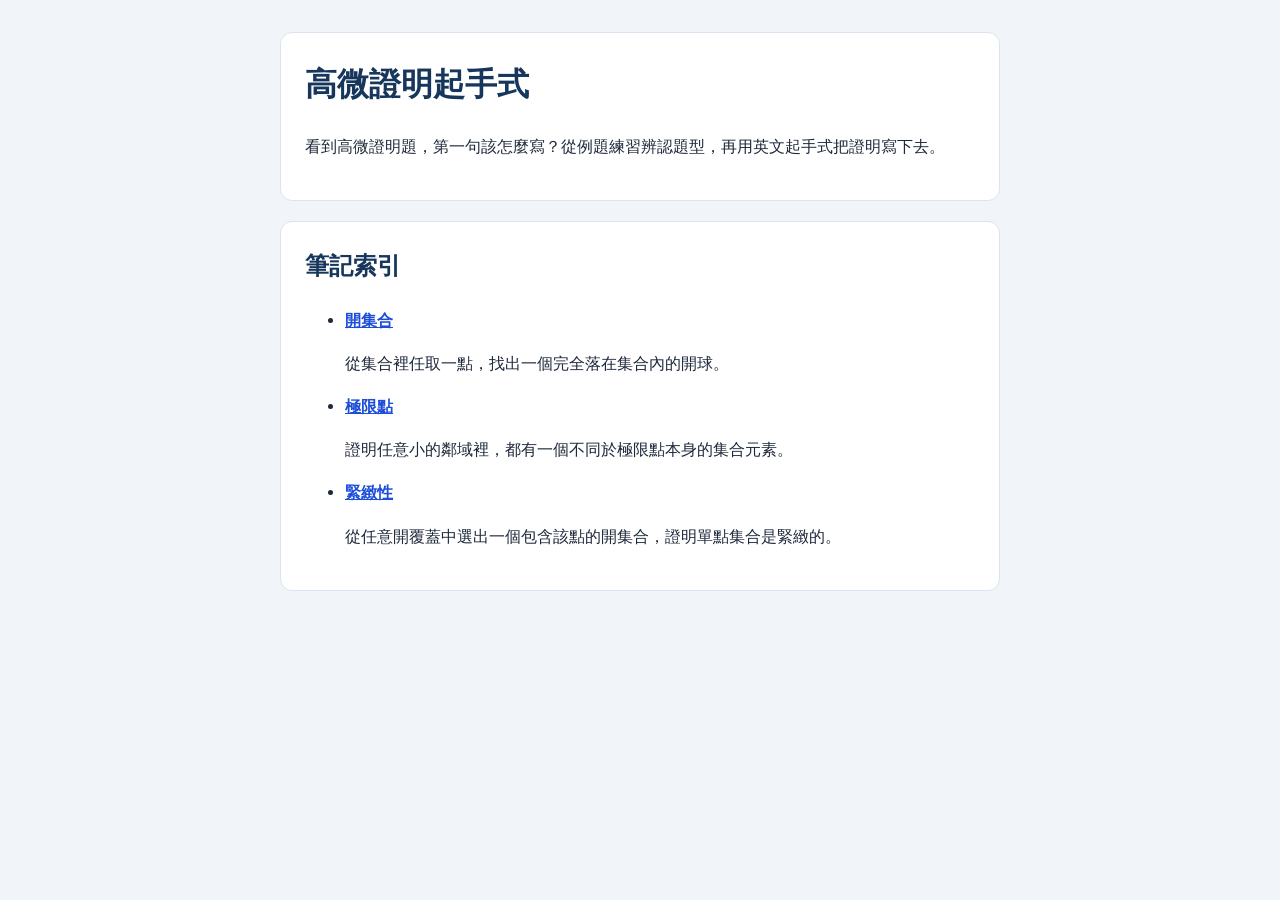
<file: index.html>
<!DOCTYPE html>
<html lang="zh-Hant">
<head>
  <meta charset="UTF-8">
  <meta name="viewport" content="width=device-width, initial-scale=1">
  <title>高微證明起手式</title>
  <link rel="stylesheet" href="styles.css">
</head>
<body>
  <main>
    <header>
      <h1>高微證明起手式</h1>
      <p>看到高微證明題，第一句該怎麼寫？從例題練習辨認題型，再用英文起手式把證明寫下去。</p>
    </header>

    <section>
      <h2>筆記索引</h2>
      <ul>
        <li>
          <a href="topics/open-sets.html">開集合</a>
          <p>從集合裡任取一點，找出一個完全落在集合內的開球。</p>
        </li>
        <li>
          <a href="topics/limit-points.html">極限點</a>
          <p>證明任意小的鄰域裡，都有一個不同於極限點本身的集合元素。</p>
        </li>
        <li>
          <a href="topics/compactness.html">緊緻性</a>
          <p>從任意開覆蓋中選出一個包含該點的開集合，證明單點集合是緊緻的。</p>
        </li>
      </ul>
    </section>
  </main>
</body>
</html>
</file>
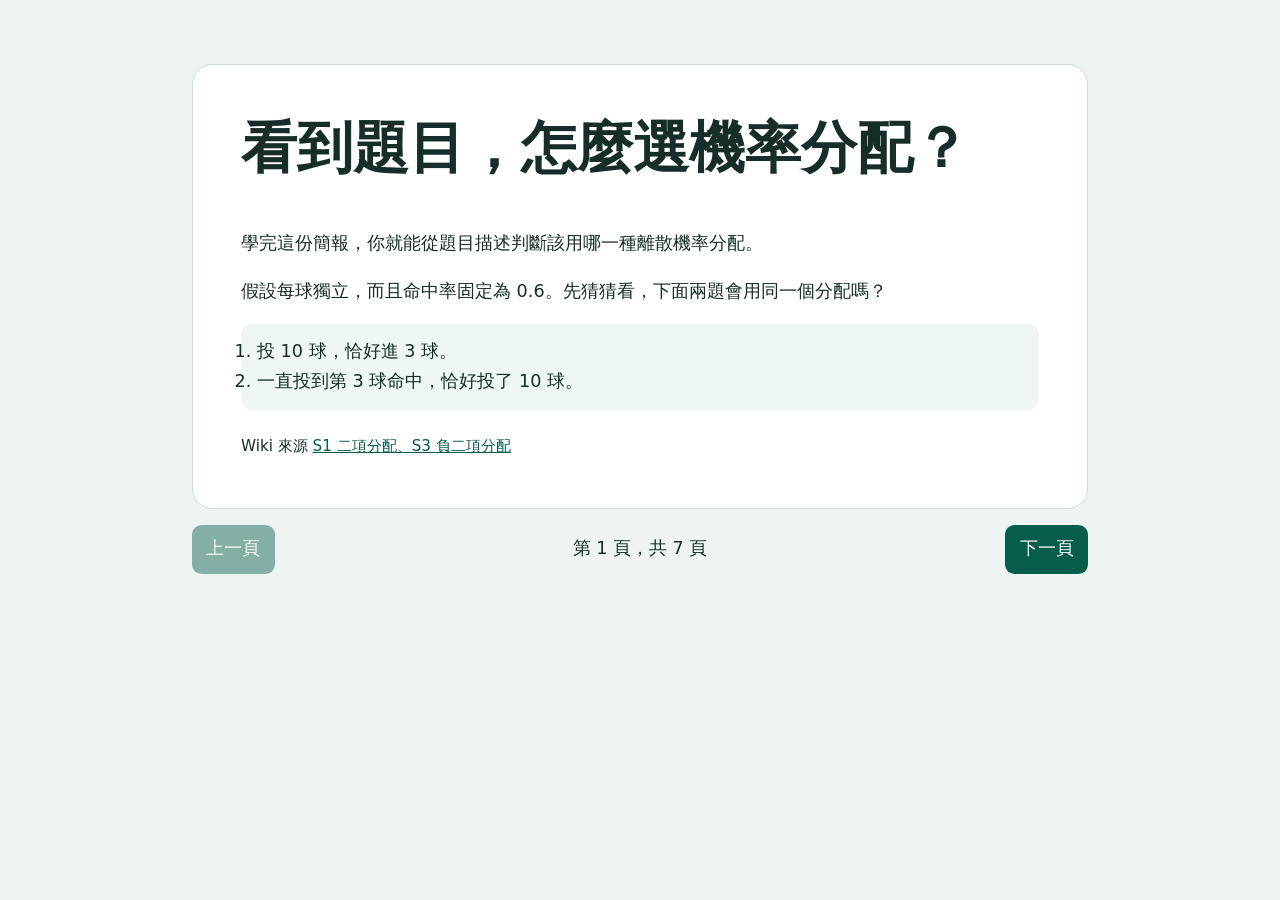
<file: probability-slides.html>
<!doctype html>
<html lang="zh-Hant">
<head>
  <meta charset="utf-8">
  <meta name="viewport" content="width=device-width, initial-scale=1">
  <title>看到題目，怎麼選機率分配？</title>
  <style>
    * { box-sizing: border-box; }

    body {
      margin: 0;
      background: #edf4f2;
      color: #172d29;
      font: 1.1rem/1.7 system-ui, sans-serif;
    }

    main {
      width: min(56rem, calc(100% - 2rem));
      margin: clamp(1rem, 5vw, 4rem) auto;
    }

    section {
      padding: clamp(1.25rem, 5vw, 3rem);
      background: white;
      border: 1px solid #c9ddd6;
      border-radius: 1.25rem;
    }

    h1, h2 { margin-top: 0; line-height: 1.25; }
    h1 { font-size: clamp(2rem, 6vw, 3.5rem); }
    h2 { font-size: clamp(1.65rem, 5vw, 2.55rem); }
    a { color: #075d4c; }

    .example, details {
      background: #eef7f3;
      padding: .8rem 1rem;
      border-radius: .65rem;
      margin: .75rem 0;
    }

    summary { cursor: pointer; font-weight: 600; }
    details p { margin-bottom: 0; }
    .source { margin: 1.5rem 0 0; font-size: .95rem; }

    nav {
      display: flex;
      justify-content: space-between;
      align-items: center;
      gap: .5rem;
      margin-top: 1rem;
    }

    button {
      border: 0;
      border-radius: .6rem;
      padding: .6rem .9rem;
      background: #075d4c;
      color: white;
      font: inherit;
      cursor: pointer;
    }

    button:disabled { opacity: .45; cursor: default; }
    :focus-visible { outline: 3px solid #9a4b00; outline-offset: 4px; }

    table { border-collapse: collapse; width: 100%; }
    th, td {
      text-align: left;
      vertical-align: top;
      padding: .6rem;
      border-bottom: 1px solid #c9ddd6;
    }
  </style>
</head>
<body>
  <main>
    <section aria-labelledby="slide-1">
      <h1 id="slide-1" tabindex="-1">看到題目，怎麼選機率分配？</h1>
      <p>學完這份簡報，你就能從題目描述判斷該用哪一種離散機率分配。</p>
      <p>假設每球獨立，而且命中率固定為 0.6。先猜猜看，下面兩題會用同一個分配嗎？</p>
      <ol class="example">
        <li>投 10 球，恰好進 3 球。</li>
        <li>一直投到第 3 球命中，恰好投了 10 球。</li>
      </ol>
      <p class="source">
        Wiki 來源 <a href="https://github.com/smallno805230-sys/proof-starters/blob/main/probability-wiki.md">S1 二項分配、S3 負二項分配</a>
      </p>
    </section>

    <section hidden aria-labelledby="slide-2">
      <h2 id="slide-2" tabindex="-1">固定做幾次，數成功幾次</h2>
      <p>試驗次數固定，每次只有成功或失敗，彼此獨立，且成功率相同。這時成功次數服從<strong>二項分配</strong>。</p>
      <div class="example">
        <strong>投 10 球，恰好進 3 球</strong>
        <p>從 10 球中選出 3 球命中，有 C(10, 3) 種選法。每一種選法的機率都是 0.6³ × 0.4⁷。</p>
        <p><strong>P(X = 3) = C(10, 3) × 0.6³ × 0.4⁷ ≈ 0.0425</strong></p>
      </div>
      <p class="source">Wiki 來源 <a href="https://github.com/smallno805230-sys/proof-starters/blob/main/probability-wiki.md">S1 二項分配</a></p>
    </section>

    <section hidden aria-labelledby="slide-3">
      <h2 id="slide-3" tabindex="-1">做到第幾次成功才停？</h2>
      <p>每次試驗獨立且成功率相同。做到<strong>第一次成功</strong>才停止，總次數服從<strong>幾何分配</strong>。做到<strong>第 r 次成功</strong>才停止，總次數服從<strong>負二項分配</strong>。</p>
      <div class="example">
        <strong>第 10 球才第 3 次命中</strong>
        <p>第 10 球必須命中，前 9 球恰好命中 2 球，因此有 C(9, 2) 種選法。</p>
        <p><strong>P(X = 10) = C(9, 2) × 0.6³ × 0.4⁷ ≈ 0.0127</strong></p>
      </div>
      <p>如果題目問的是停止前的<strong>失敗次數</strong>，就用總次數減掉成功次數。這題是 10 − 3 = 7 次。</p>
      <p class="source">Wiki 來源 <a href="https://github.com/smallno805230-sys/proof-starters/blob/main/probability-wiki.md">S2 幾何分配、S3 負二項分配</a></p>
    </section>

    <section hidden aria-labelledby="slide-4">
      <h2 id="slide-4" tabindex="-1">抽了就不放回</h2>
      <p>從有限的一批物品中隨機<strong>不放回</strong>抽取，數抽中的目標有幾個，可以用<strong>超幾何分配</strong>。</p>
      <div class="example">
        <strong>4 顆紅球、6 顆白球，抽 3 顆恰好有 2 顆紅球</strong>
        <p>第一次抽到紅球的機率是 4/10。若第一顆已經抽到紅球，第二次抽到紅球的機率變成 3/9。</p>
        <p><strong>P(X = 2) = C(4, 2) × C(6, 1) ÷ C(10, 3) = 0.30</strong></p>
      </div>
      <p class="source">Wiki 來源 <a href="https://github.com/smallno805230-sys/proof-starters/blob/main/probability-wiki.md">S4 超幾何分配</a></p>
    </section>

    <section hidden aria-labelledby="slide-5">
      <h2 id="slide-5" tabindex="-1">一段時間內發生幾次？</h2>
      <p>假設來電符合固定速率的卜瓦松過程，固定時段內的來電次數服從<strong>卜瓦松分配</strong>。參數 λ 是那一整段時間的預期來電次數。</p>
      <div class="example">
        <strong>平均每分鐘 2 通，3 分鐘內恰好收到 4 通</strong>
        <p>先換算成 3 分鐘的預期來電次數，λ = 2 × 3 = 6。</p>
        <p><strong>P(X = 4) = e<sup>−6</sup> × 6<sup>4</sup> ÷ 4! ≈ 0.1339</strong></p>
      </div>
      <p class="source">Wiki 來源 <a href="https://github.com/smallno805230-sys/proof-starters/blob/main/probability-wiki.md">S5 卜瓦松分配</a></p>
    </section>

    <section hidden aria-labelledby="slide-6">
      <h2 id="slide-6" tabindex="-1">五種分配怎麼分？</h2>
      <p>先寫下 X 在數什麼，再確認試驗次數、停止條件或抽樣方式。</p>
      <table>
        <thead>
          <tr><th scope="col">題目條件</th><th scope="col">分配</th></tr>
        </thead>
        <tbody>
          <tr><td>固定做 n 次獨立試驗，成功率相同，數成功次數</td><td>二項</td></tr>
          <tr><td>獨立且成功率相同，數到第一次成功的試驗次數</td><td>幾何</td></tr>
          <tr><td>獨立且成功率相同，數到第 r 次成功的試驗次數</td><td>負二項</td></tr>
          <tr><td>從有限的一批物品中不放回抽樣，數抽中的目標</td><td>超幾何</td></tr>
          <tr><td>在卜瓦松過程模型下，數固定區間的事件次數</td><td>卜瓦松</td></tr>
        </tbody>
      </table>
      <p class="source">Wiki 來源 <a href="https://github.com/smallno805230-sys/proof-starters/blob/main/probability-wiki.md">S1～S5 五種離散分配</a></p>
    </section>

    <section hidden aria-labelledby="slide-7">
      <h2 id="slide-7" tabindex="-1">換你判斷</h2>
      <p>先想一想，再點開題目核對答案。</p>
      <details>
        <summary>公平硬幣獨立擲出，直到第一次出現正面。X 是擲的總次數。</summary>
        <p><strong>幾何分配。</strong>第一次成功就停，而且每次成功率都是 1/2。對應 Wiki S2。</p>
      </details>
      <details>
        <summary>一批 20 個零件中有 3 個瑕疵品。隨機取 5 個且不放回，X 是取到的瑕疵品數。</summary>
        <p><strong>超幾何分配。</strong>母體有限，且抽取後不放回。對應 Wiki S4。</p>
      </details>
      <details>
        <summary>客服來電符合卜瓦松過程，平均每分鐘 2 通。X 是 5 分鐘內的來電數。</summary>
        <p><strong>卜瓦松分配。</strong>5 分鐘的預期來電次數為 λ = 2 × 5 = 10。對應 Wiki S5。</p>
      </details>
      <p class="source">Wiki 來源 <a href="https://github.com/smallno805230-sys/proof-starters/blob/main/probability-wiki.md">S2、S4、S5</a></p>
    </section>

    <nav aria-label="簡報翻頁">
      <button id="prev" type="button" disabled>上一頁</button>
      <span id="page" aria-live="polite">第 1 頁，共 7 頁</span>
      <button id="next" type="button">下一頁</button>
    </nav>
  </main>

  <script>
    const slides = Array.from(document.querySelectorAll('main > section'));
    const previousButton = document.querySelector('#prev');
    const nextButton = document.querySelector('#next');
    const pageLabel = document.querySelector('#page');
    let currentIndex = 0;

    function moveSlide(offset) {
      const nextIndex = currentIndex + offset;
      if (nextIndex < 0 || nextIndex >= slides.length) return;

      slides[currentIndex].hidden = true;
      currentIndex = nextIndex;
      const currentSlide = slides[currentIndex];
      currentSlide.hidden = false;

      pageLabel.textContent = `第 ${currentIndex + 1} 頁，共 ${slides.length} 頁`;
      previousButton.disabled = currentIndex === 0;
      nextButton.disabled = currentIndex === slides.length - 1;

      currentSlide.querySelector('h1, h2').focus({ preventScroll: true });
      window.scrollTo(0, 0);
    }

    previousButton.addEventListener('click', () => moveSlide(-1));
    nextButton.addEventListener('click', () => moveSlide(1));

    document.addEventListener('keydown', (event) => {
      if (event.altKey || event.ctrlKey || event.metaKey || event.shiftKey) return;

      if (event.key === 'ArrowLeft' || event.key === 'ArrowRight') {
        event.preventDefault();
        moveSlide(event.key === 'ArrowLeft' ? -1 : 1);
      }
    });
  </script>
</body>
</html>
</file>
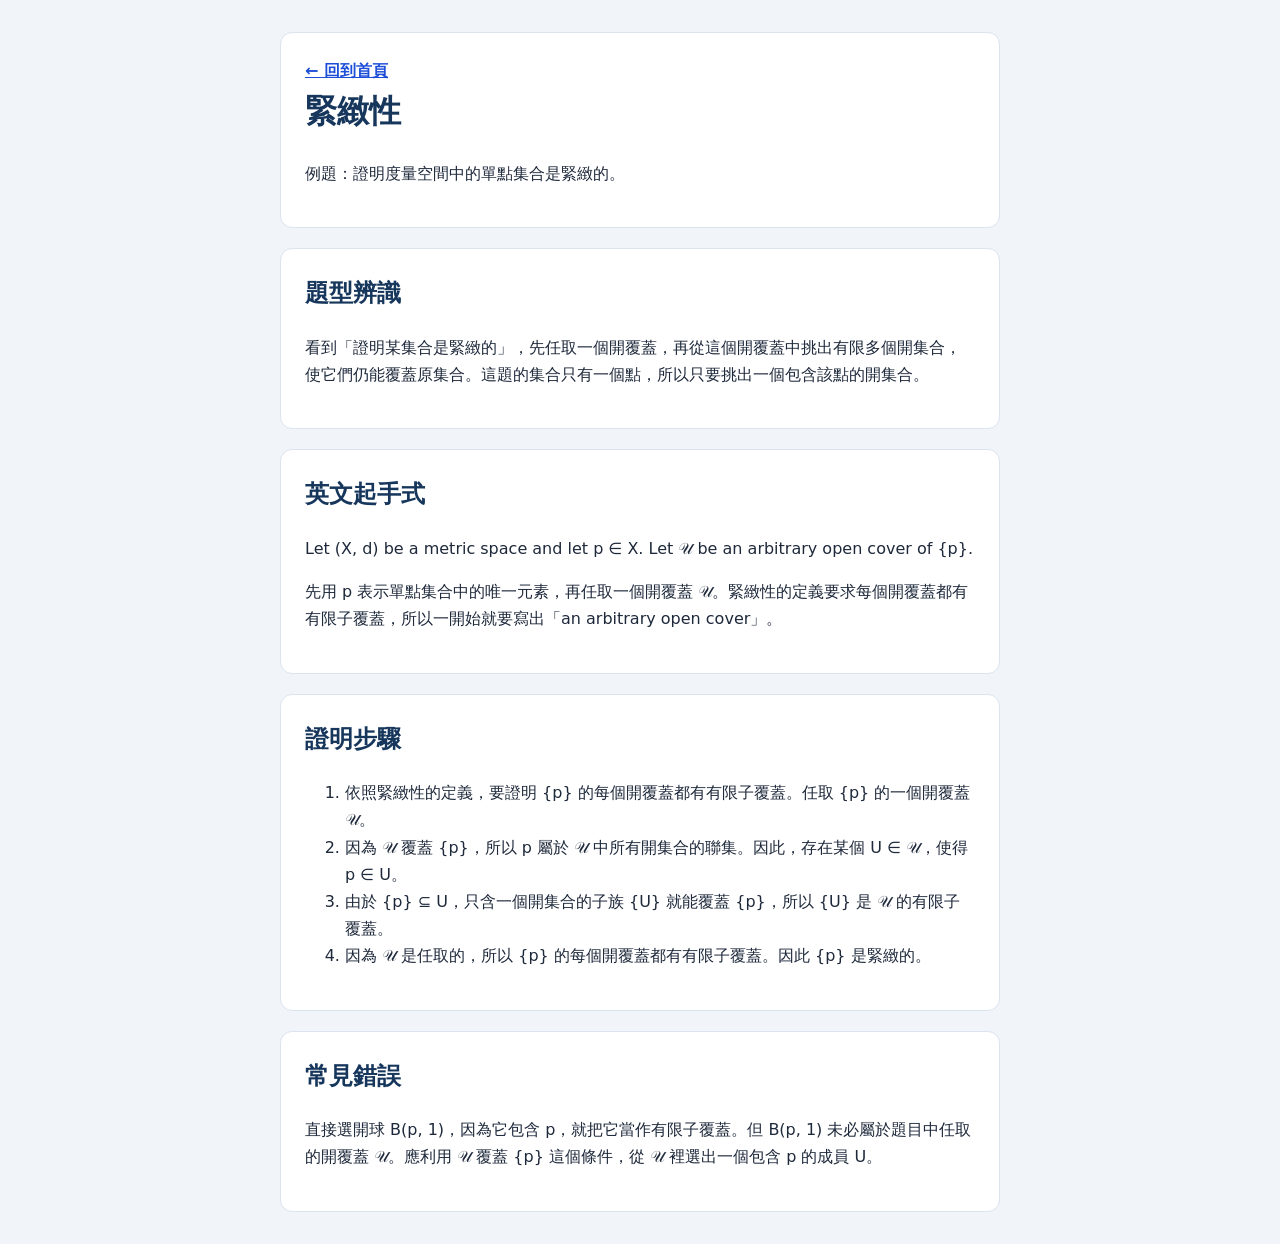
<file: topics/compactness.html>
<!DOCTYPE html>
<html lang="zh-Hant">
<head>
  <meta charset="UTF-8">
  <meta name="viewport" content="width=device-width, initial-scale=1">
  <title>緊緻性｜高微證明起手式</title>
  <link rel="stylesheet" href="../styles.css">
</head>
<body>
  <main>
    <header>
      <a href="../index.html">← 回到首頁</a>
      <h1>緊緻性</h1>
      <p>例題：證明度量空間中的單點集合是緊緻的。</p>
    </header>

    <section>
      <h2>題型辨識</h2>
      <p>看到「證明某集合是緊緻的」，先任取一個開覆蓋，再從這個開覆蓋中挑出有限多個開集合，使它們仍能覆蓋原集合。這題的集合只有一個點，所以只要挑出一個包含該點的開集合。</p>
    </section>

    <section>
      <h2>英文起手式</h2>
      <p lang="en">Let (X, d) be a metric space and let p ∈ X. Let 𝒰 be an arbitrary open cover of {p}.</p>
      <p>先用 p 表示單點集合中的唯一元素，再任取一個開覆蓋 𝒰。緊緻性的定義要求每個開覆蓋都有有限子覆蓋，所以一開始就要寫出「an arbitrary open cover」。</p>
    </section>

    <section>
      <h2>證明步驟</h2>
      <ol>
        <li>依照緊緻性的定義，要證明 {p} 的每個開覆蓋都有有限子覆蓋。任取 {p} 的一個開覆蓋 𝒰。</li>
        <li>因為 𝒰 覆蓋 {p}，所以 p 屬於 𝒰 中所有開集合的聯集。因此，存在某個 U ∈ 𝒰，使得 p ∈ U。</li>
        <li>由於 {p} ⊆ U，只含一個開集合的子族 {U} 就能覆蓋 {p}，所以 {U} 是 𝒰 的有限子覆蓋。</li>
        <li>因為 𝒰 是任取的，所以 {p} 的每個開覆蓋都有有限子覆蓋。因此 {p} 是緊緻的。</li>
      </ol>
    </section>

    <section>
      <h2>常見錯誤</h2>
      <p>直接選開球 B(p, 1)，因為它包含 p，就把它當作有限子覆蓋。但 B(p, 1) 未必屬於題目中任取的開覆蓋 𝒰。應利用 𝒰 覆蓋 {p} 這個條件，從 𝒰 裡選出一個包含 p 的成員 U。</p>
    </section>
  </main>
</body>
</html>
</file>
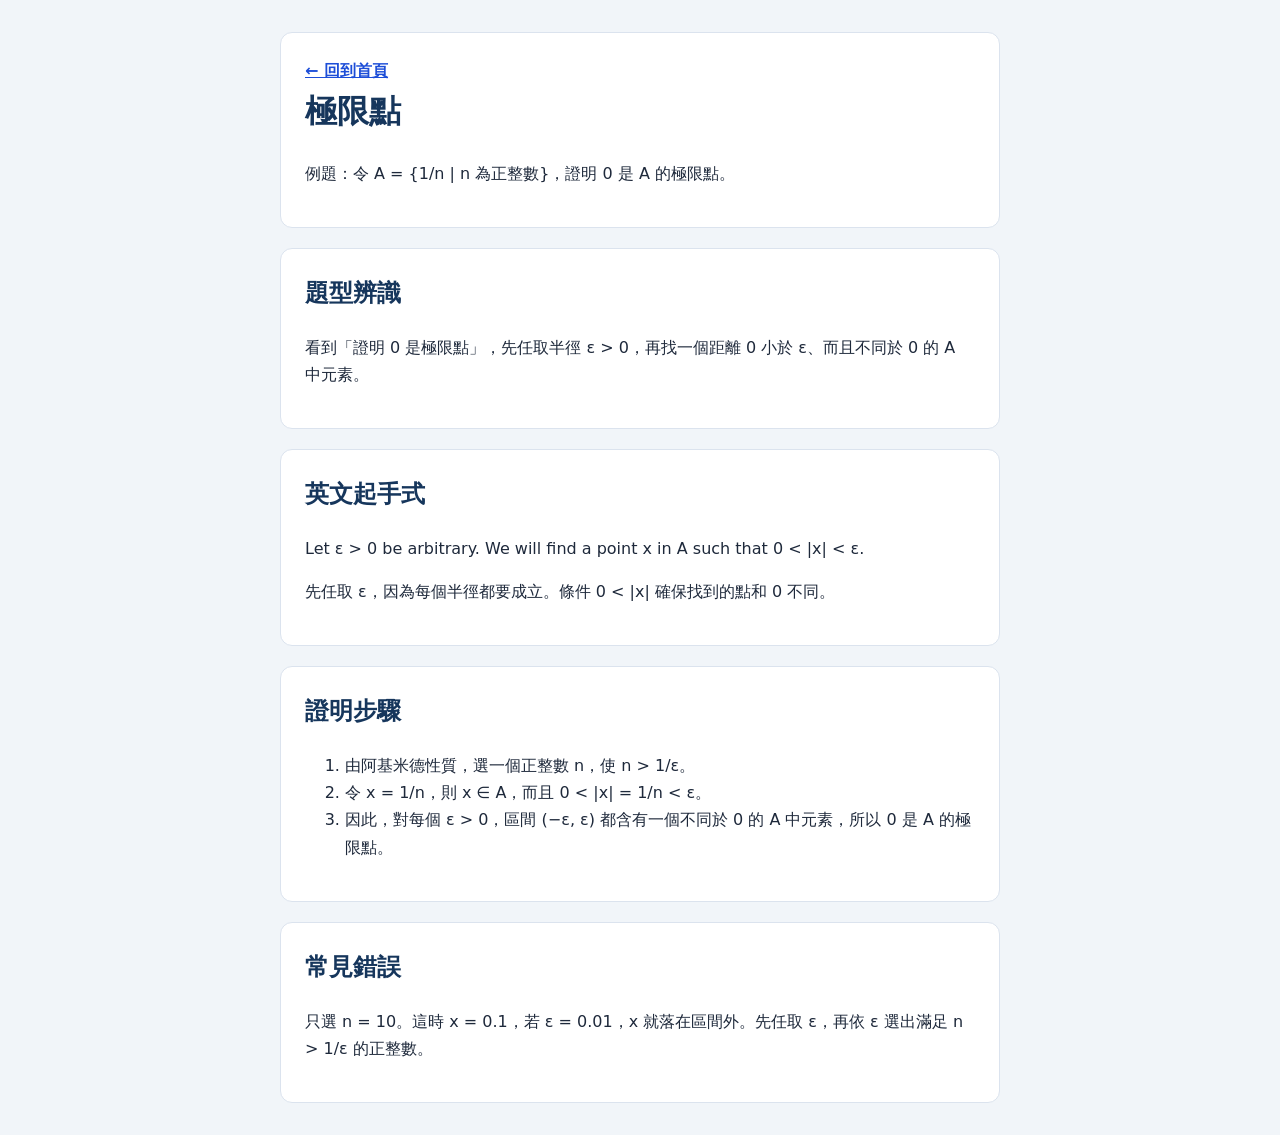
<file: topics/limit-points.html>
<!DOCTYPE html>
<html lang="zh-Hant">
<head>
  <meta charset="UTF-8">
  <meta name="viewport" content="width=device-width, initial-scale=1">
  <title>極限點｜高微證明起手式</title>
  <link rel="stylesheet" href="../styles.css">
</head>
<body>
  <main>
    <header>
      <a href="../index.html">← 回到首頁</a>
      <h1>極限點</h1>
      <p>例題：令 A = {1/n | n 為正整數}，證明 0 是 A 的極限點。</p>
    </header>

    <section>
      <h2>題型辨識</h2>
      <p>看到「證明 0 是極限點」，先任取半徑 ε &gt; 0，再找一個距離 0 小於 ε、而且不同於 0 的 A 中元素。</p>
    </section>

    <section>
      <h2>英文起手式</h2>
      <p lang="en">Let ε &gt; 0 be arbitrary. We will find a point x in A such that 0 &lt; |x| &lt; ε.</p>
      <p>先任取 ε，因為每個半徑都要成立。條件 0 &lt; |x| 確保找到的點和 0 不同。</p>
    </section>

    <section>
      <h2>證明步驟</h2>
      <ol>
        <li>由阿基米德性質，選一個正整數 n，使 n &gt; 1/ε。</li>
        <li>令 x = 1/n，則 x ∈ A，而且 0 &lt; |x| = 1/n &lt; ε。</li>
        <li>因此，對每個 ε &gt; 0，區間 (−ε, ε) 都含有一個不同於 0 的 A 中元素，所以 0 是 A 的極限點。</li>
      </ol>
    </section>

    <section>
      <h2>常見錯誤</h2>
      <p>只選 n = 10。這時 x = 0.1，若 ε = 0.01，x 就落在區間外。先任取 ε，再依 ε 選出滿足 n &gt; 1/ε 的正整數。</p>
    </section>
  </main>
</body>
</html>
</file>
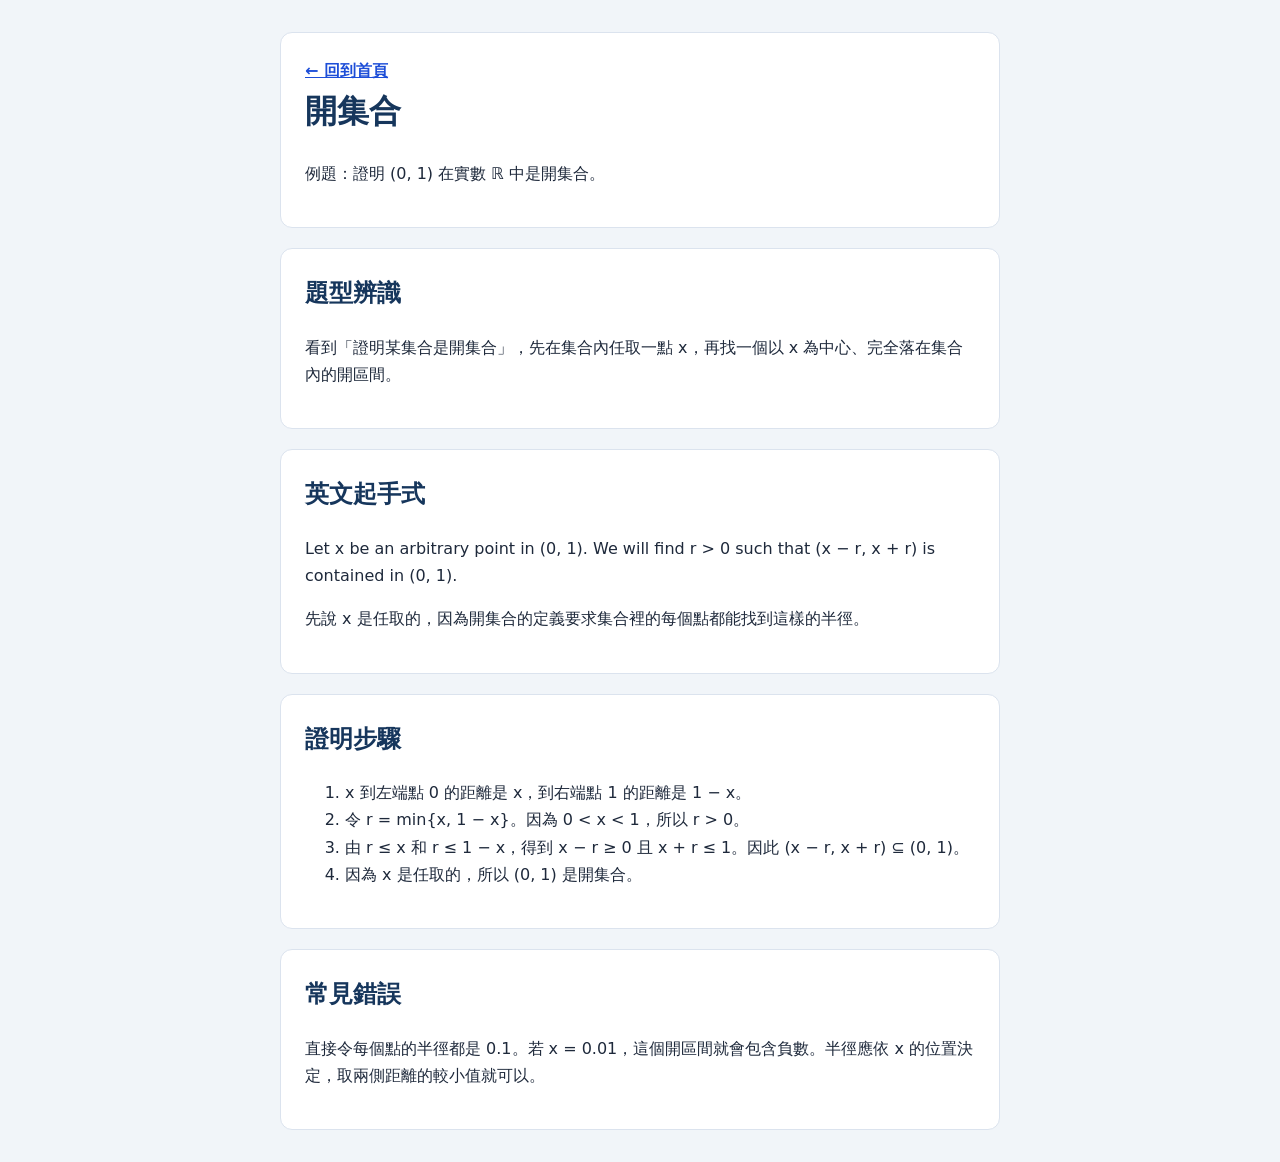
<file: topics/open-sets.html>
<!DOCTYPE html>
<html lang="zh-Hant">
<head>
  <meta charset="UTF-8">
  <meta name="viewport" content="width=device-width, initial-scale=1">
  <title>開集合｜高微證明起手式</title>
  <link rel="stylesheet" href="../styles.css">
</head>
<body>
  <main>
    <header>
      <a href="../index.html">← 回到首頁</a>
      <h1>開集合</h1>
      <p>例題：證明 (0, 1) 在實數 ℝ 中是開集合。</p>
    </header>

    <section>
      <h2>題型辨識</h2>
      <p>看到「證明某集合是開集合」，先在集合內任取一點 x，再找一個以 x 為中心、完全落在集合內的開區間。</p>
    </section>

    <section>
      <h2>英文起手式</h2>
      <p lang="en">Let x be an arbitrary point in (0, 1). We will find r &gt; 0 such that (x − r, x + r) is contained in (0, 1).</p>
      <p>先說 x 是任取的，因為開集合的定義要求集合裡的每個點都能找到這樣的半徑。</p>
    </section>

    <section>
      <h2>證明步驟</h2>
      <ol>
        <li>x 到左端點 0 的距離是 x，到右端點 1 的距離是 1 − x。</li>
        <li>令 r = min{x, 1 − x}。因為 0 &lt; x &lt; 1，所以 r &gt; 0。</li>
        <li>由 r ≤ x 和 r ≤ 1 − x，得到 x − r ≥ 0 且 x + r ≤ 1。因此 (x − r, x + r) ⊆ (0, 1)。</li>
        <li>因為 x 是任取的，所以 (0, 1) 是開集合。</li>
      </ol>
    </section>

    <section>
      <h2>常見錯誤</h2>
      <p>直接令每個點的半徑都是 0.1。若 x = 0.01，這個開區間就會包含負數。半徑應依 x 的位置決定，取兩側距離的較小值就可以。</p>
    </section>
  </main>
</body>
</html>
</file>
<file: styles.css>
body {
  margin: 0;
  background: #f1f5f9;
  color: #1e293b;
  font-family: system-ui, "Microsoft JhengHei", sans-serif;
  line-height: 1.7;
}

main {
  max-width: 720px;
  margin: 32px auto;
  padding: 0 20px;
}

header,
section {
  margin-bottom: 20px;
  padding: 24px;
  background: white;
  border: 1px solid #dbe3ee;
  border-radius: 12px;
}

h1,
h2 {
  margin-top: 0;
  color: #16365c;
}

a {
  color: #1d4ed8;
  font-weight: 600;
}
</file>
